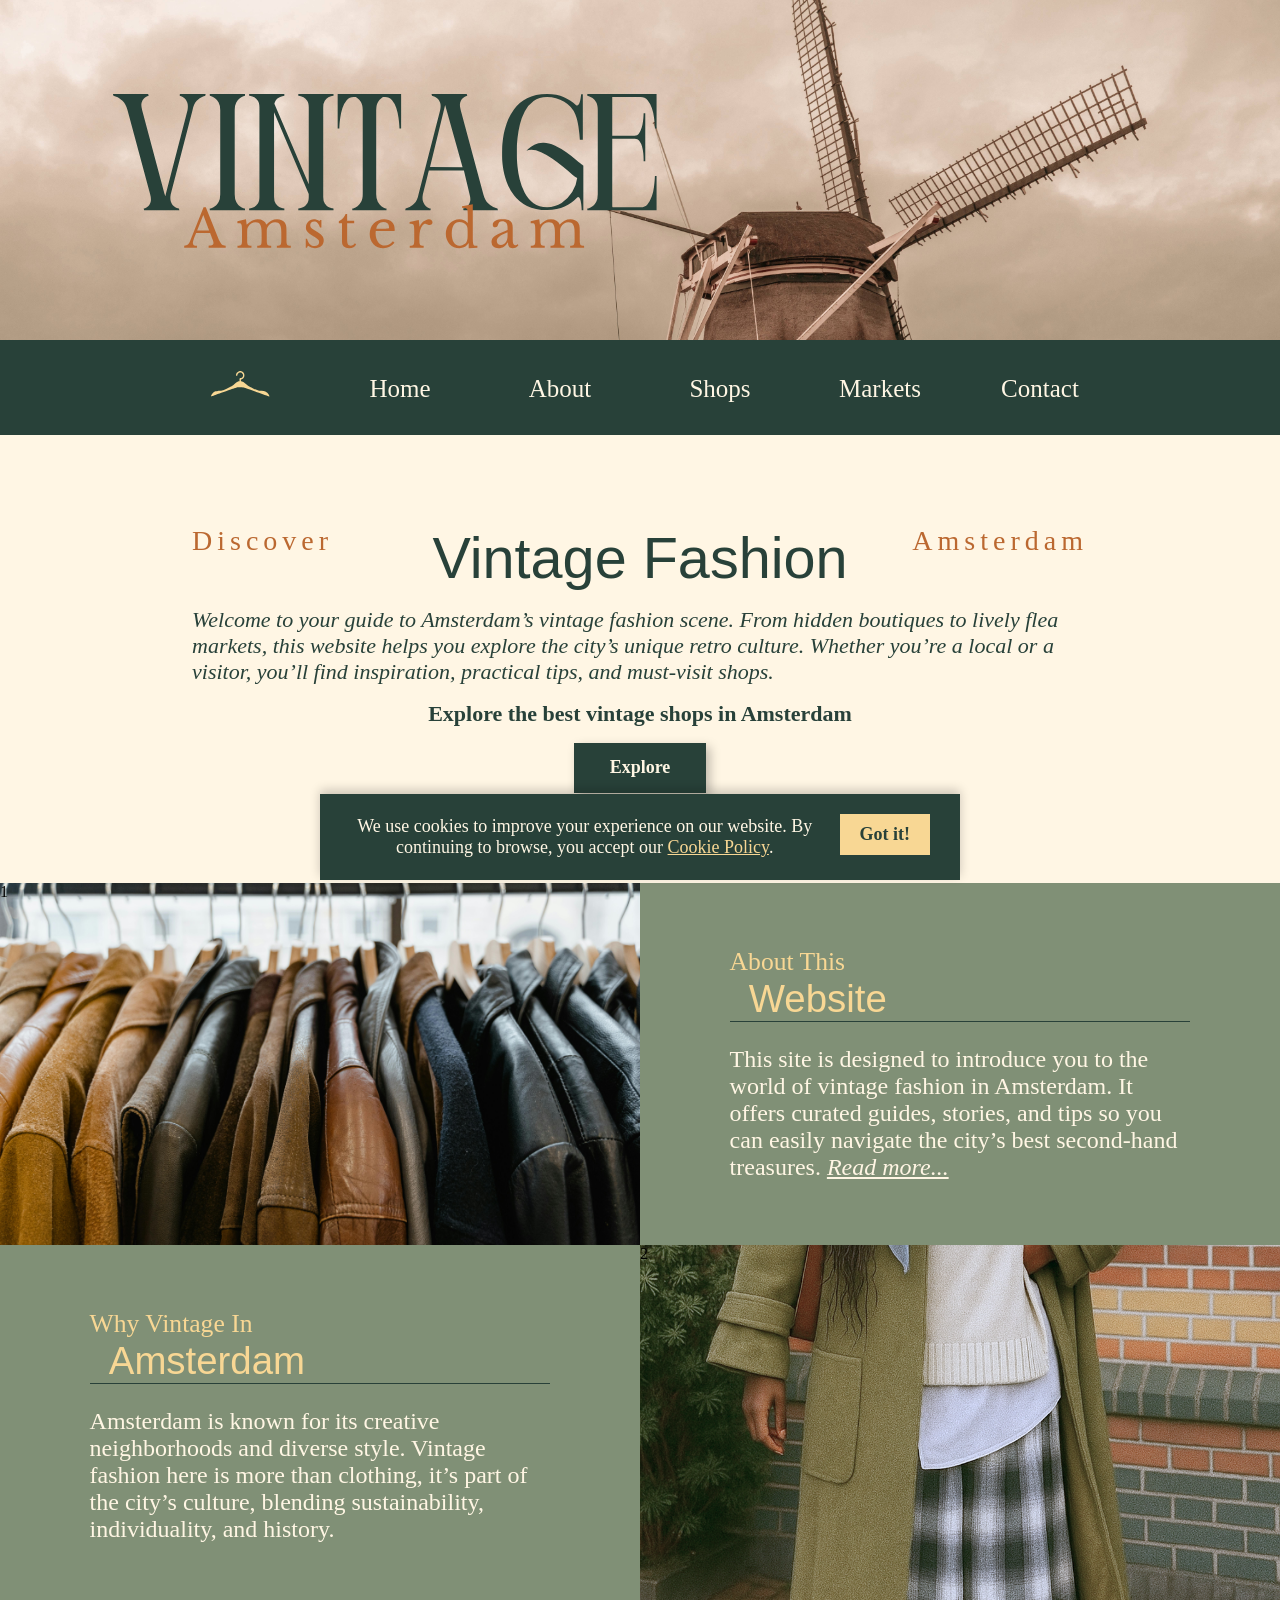
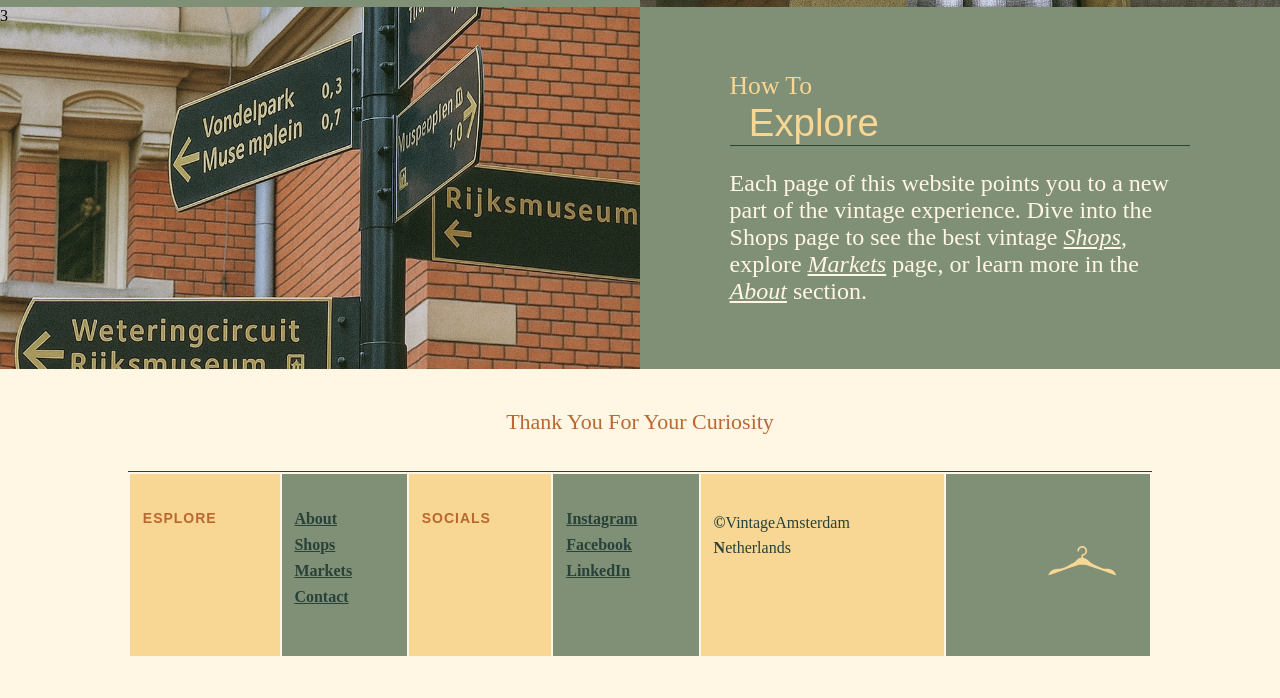
<file: index.html>
<!DOCTYPE html>
<html lang="en">
    <head>
        <meta charset="UTF-8">
        <meta name="viewport" content="width=device-width, initial-scale=1.0">
        <meta name="description" content="Arianna's Assignment">
        <meta name="author" content="Arianna Pelella">
        <title>Vintage Amsterdam</title>
        <link rel="stylesheet"  type="text/css" href="css/styles.css">
        <link rel="icon" type="image/png" href="img/home/logo.svg">
    </head>
    <body>

        <nav class="menu-mobile">
            <!-- Checkbox nascosta per attivare il menu -->
            <input type="checkbox" id="menu-toggle">

            <!-- Icona hamburger -->
            <label for="menu-toggle" class="hamburger">
                <span></span>
                <span></span>
                <span></span>
            </label>

            <!-- Menu di navigazione -->
            <ul class="nav-links">
                <li><img src="img/home/logo.svg" alt="hanger" title="logo"></li>
                <li><a href="index.html" class="lora">Home</a></li>
                <li><a href="#" class="lora">About</a></li>
                <li><a href="#" class="lora">Shops</a></li>
                <li><a href="markets.html" class="lora">Markets</a></li>
                <li><a href="contact.html" class="lora">Contact</a></li>
            </ul>
        </nav>

        <header class="website_logo">
            <img src="img/home/homepage-banner.jpg" alt="windmill" title="banner-homepage">
            <img src="img/home/logo7.svg" alt="Vintage Amsterdam" title="logo">
        </header>
        <nav class="menu-bigscreen">
            <ul>
                <li>
                    <img src="img/home/logo.svg" alt="hanger" title="logo">
                </li>
                <li>
                    <a href="index.html" class="lora">Home</a>
                </li>
                <li>
                    <a href="#" class="lora">About</a>
                </li>
                <li>
                    <a href="#" class="lora">Shops</a>
                </li>
                <li>
                    <a href="markets.html" class="lora">Markets</a>
                </li>
                <li>
                    <a href="contact.html" class="lora">Contact</a>
                </li>
            </ul>
        </nav>

        <section class="website_payoff">
            <section class="title-row">
                <h4 class="lora">Discover</h4>
                <h1 class="perandory">Vintage Fashion</h1>
                <h4 class="lora">Amsterdam</h4>
            </section>

            <section class="paragraph">
                <p>
                Welcome to your guide to <em>Amsterdam’s vintage fashion</em> scene. From hidden boutiques 
                to lively flea markets, this website helps you explore the city’s unique retro culture. 
                Whether you’re a local or a visitor, you’ll find inspiration, practical tips, and must-visit shops.
                </p>
            </section>

            <section class="cta-text">
                <strong>Explore the best vintage shops in Amsterdam</strong>
            </section>

            <a href="#" class="button">Explore</a>
        </section>


        <section class="article">
                
            <section id="main_pic1">1&nbsp;</section>
            <section id="main_txt1">
                <h4 class="lora">about this</h4>
                <h3 class="perandory">website</h3>
                <p>
                    This site is designed to introduce you to the world of vintage fashion in Amsterdam.
                    It offers curated guides, stories, and tips so you can easily navigate the city’s best second-hand treasures.
                    <a href="#" class="lora">Read more...</a>
                </p>
            </section>
        
            <section id="main_txt2">
                <h4 class="lora">why vintage in</h4>
                <h3 class="perandory">amsterdam</h3>
                <p>
                    Amsterdam is known for its creative neighborhoods and diverse style.
                    Vintage fashion here is more than clothing, it’s part of the city’s culture, blending sustainability, individuality, and history.
                </p>
            </section>
            <section id="main_pic2">2&nbsp;</section>

            <section id="main_pic3">3&nbsp;</section>                

            <section id="main_txt3">
                <h4 class="lora">how to</h4>
                <h3 class="perandory">explore</h3>
                <p>
                    Each page of this website points you to a new part of the vintage experience.
                    Dive into the Shops page to see the best vintage <a href="#" class="lora">Shops</a>, explore <a href="markets.html" class="lora">Markets</a> page, or learn more in the <a href="#" class="lora">About</a> section.
                </p>
            </section>

        </section>

        <!-- COOKIE MESSAGE -->
        <input type="checkbox" id="cookie-toggle" class="cookie-toggle">

        <section class="cookie-message">
            <p>
                We use cookies to improve your experience on our website. By continuing to browse, you accept our <a href="#">Cookie Policy</a>.
            </p>
            <label for="cookie-toggle" class="cookie-close">Got it!</label>
        </section>

        <footer id="website_footer">

            <p class="footer-title lora">Thank You For Your Curiosity</p>

            <table class="footer-table">
                <tr>
                <!-- Column 1 -->
                <td class="column perandory">
                <h3>ESPLORE</h3>
                </td>

                <!-- Column 2 -->
                <td class="column lora">
                <ul>
                    <li><a href="#">About</a></li>
                    <li><a href="#">Shops</a></li>
                    <li><a href="markets.html">Markets</a></li>
                    <li><a href="contact.html">Contact</a></li>
                </ul>
                </td>

                <!-- Column 3 -->
                <td class="column perandory">
                <h3>SOCIALS</h3>
                </td>

                <!-- Column 4 -->
                <td class="column lora">
                <ul>
                    <li><a href="#">Instagram</a></li>
                    <li><a href="#">Facebook</a></li>
                    <li><a href="#">LinkedIn</a></li>
                </ul>
                </td>

                <!-- Column 5 -->
                <td class="column lora">
                <p>&copy;VintageAmsterdam</p>
                <p>Netherlands</p>
                </td>

                <!-- Column 6 -->
                <td class="column logo">
                    <img src="img/home/logo.svg" alt="hanger" title="logo">
                </td>
                </tr>
            </table>
        </footer>
    </body>
</html>
</file>
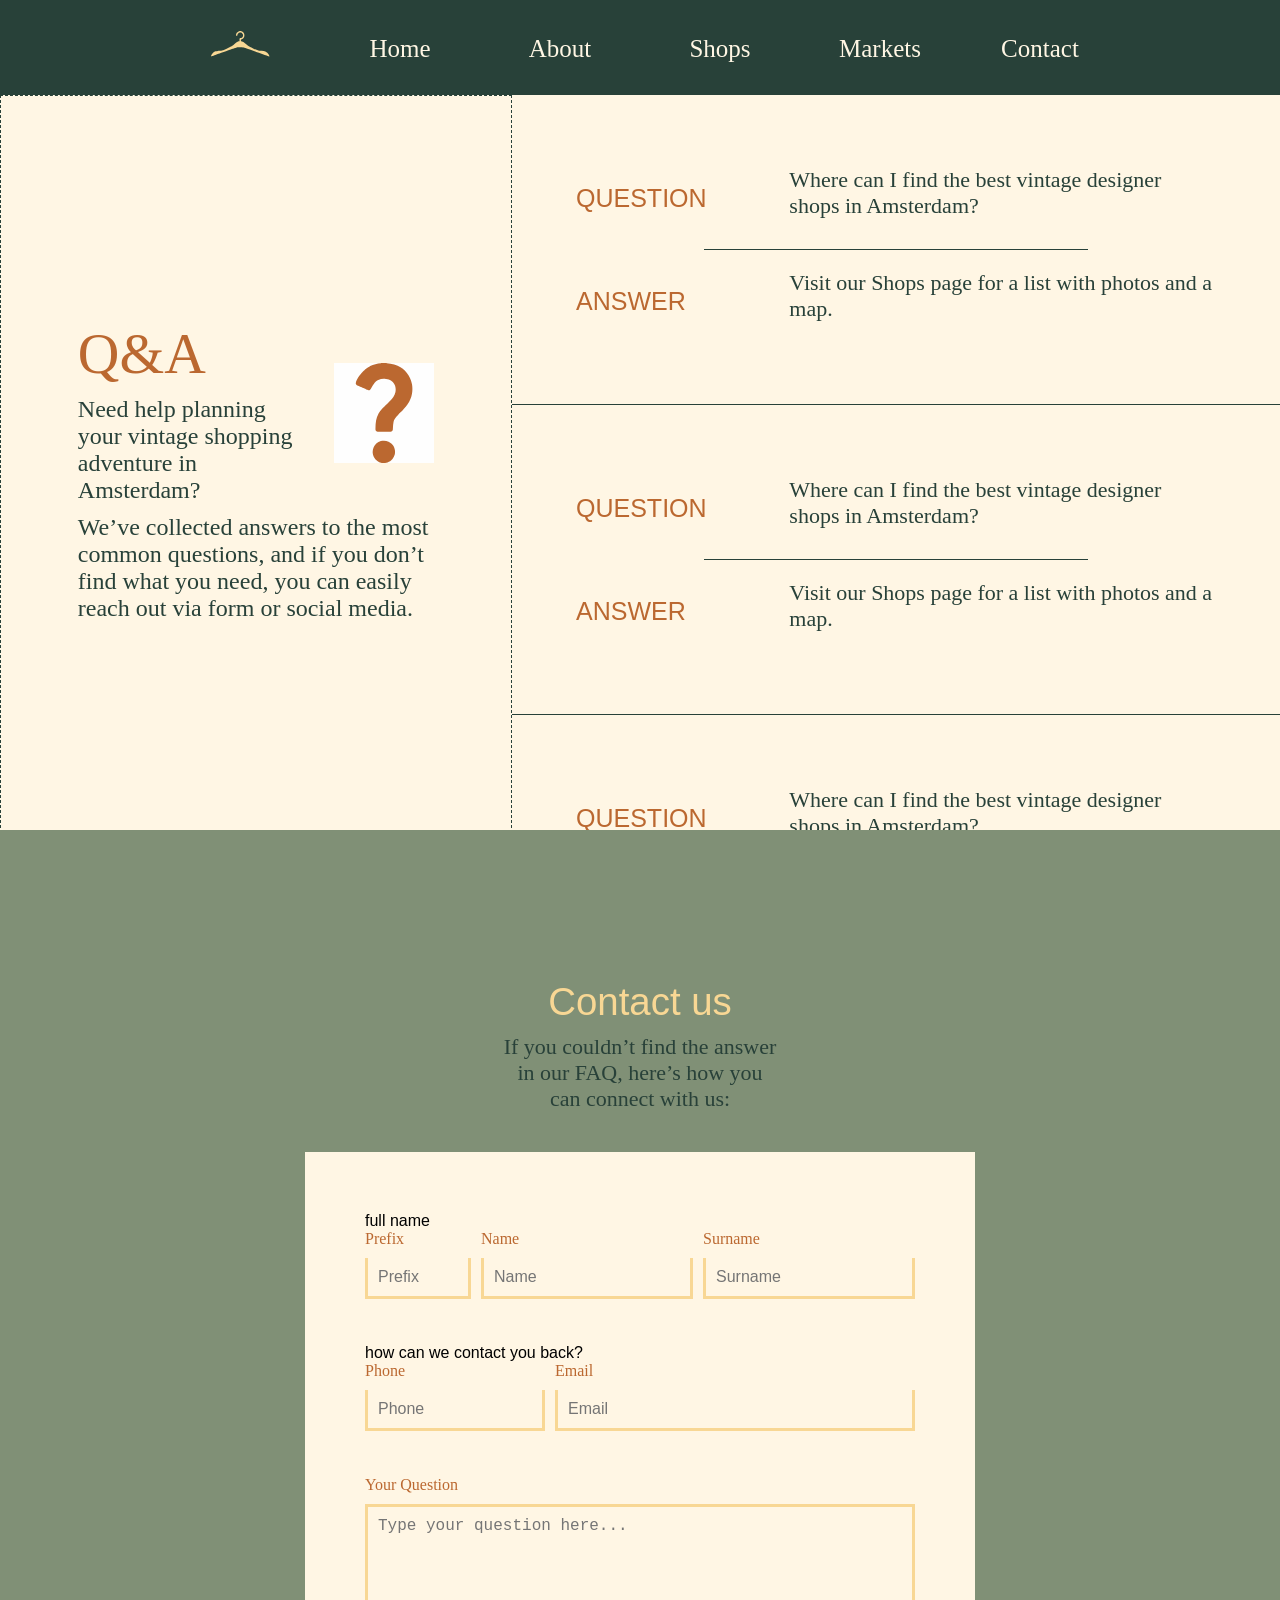
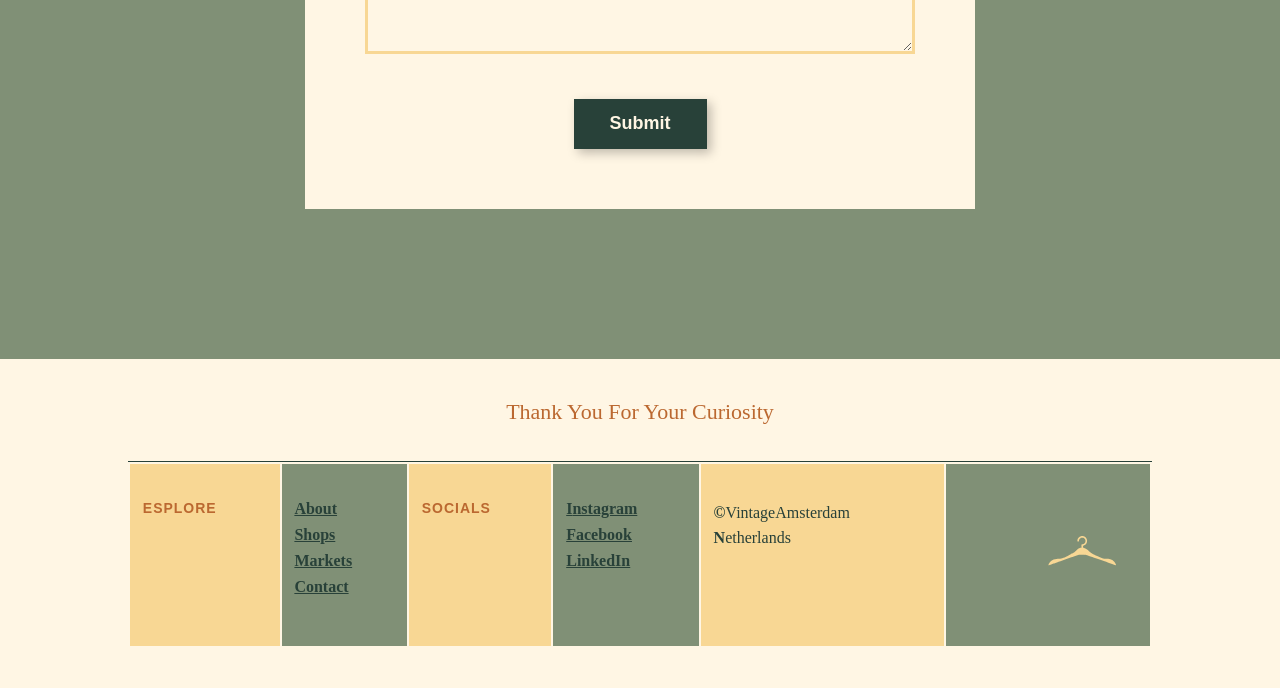
<file: contact.html>
<!DOCTYPE html>
<html lang="en">
    <head>
        <meta charset="UTF-8">
        <meta name="viewport" content="width=device-width, initial-scale=1.0">
        <meta name="description" content="Arianna's Assignment">
        <meta name="author" content="Arianna Pelella">
        <title>Vintage Amsterdam Contact</title>
        <link rel="stylesheet"  type="text/css" href="css/styles.css">
        <link rel="icon" type="image/png" href="img/home/logo.svg">
    </head>
    <body>

        <nav class="menu-mobile">
            <!-- Checkbox nascosta per attivare il menu -->
            <input type="checkbox" id="menu-toggle">

            <!-- Icona hamburger -->
            <label for="menu-toggle" class="hamburger">
                <span></span>
                <span></span>
                <span></span>
            </label>

            <!-- Menu di navigazione -->
            <ul class="nav-links">
                <li><img src="img/home/logo.svg" alt="hanger" title="logo"></li>
                <li><a href="index.html" class="lora">Home</a></li>
                <li><a href="#" class="lora">About</a></li>
                <li><a href="#" class="lora">Shops</a></li>
                <li><a href="markets.html" class="lora">Markets</a></li>
                <li><a href="contact.html" class="lora">Contact</a></li>
            </ul>
        </nav>

         <nav class="menu-bigscreen">
            <ul>
                <li>
                    <img src="img/home/logo.svg" alt="hanger" title="logo">
                </li>
                <li>
                    <a href="index.html" class="lora">Home</a>
                </li>
                <li>
                    <a href="#" class="lora">About</a>
                </li>
                <li>
                    <a href="#" class="lora">Shops</a>
                </li>
                <li>
                    <a href="markets.html" class="lora">Markets</a>
                </li>
                <li>
                    <a href="contact.html" class="lora">Contact</a>
                </li>
            </ul>
        </nav>

        <section class="qanda">
            <section class="qanda-text">
                <h1 class="lora">Q&A</h1>
                <img src="img/contact/questionmark.svg" alt="questionmark" title="questionmark-svg">
                <p class="lora">
                    Need help planning your
                    vintage shopping 
                    adventure in Amsterdam?
                </p>
                <p class="lora">
                    We’ve collected answers to the most common questions, 
                    and if you don’t find what you need, you can easily reach out via form or social media.
                </p>
            </section>

            <section class="qanda-scroll">
                <section class="scroll-section">
                    <h4 class="perandory">QUESTION</h4>
                    <p class="lora">Where can I find the best vintage designer shops in Amsterdam?</p>
                    <span></span>
                    <h4 class="perandory">ANSWER</h4>
                    <p class="lora">Visit our Shops page for a list with photos and a map.</p>
                </section>

                <section class="scroll-section">
                    <h4 class="perandory">QUESTION</h4>
                    <p class="lora">Where can I find the best vintage designer shops in Amsterdam?</p>
                    <span></span>
                    <h4 class="perandory">ANSWER</h4>
                    <p class="lora">Visit our Shops page for a list with photos and a map.</p>
                </section>

                <section class="scroll-section">
                    <h4 class="perandory">QUESTION</h4>
                    <p class="lora">Where can I find the best vintage designer shops in Amsterdam?</p>
                    <span></span>
                    <h4 class="perandory">ANSWER</h4>
                    <p class="lora">Visit our Shops page for a list with photos and a map.</p>
                </section>

                <section class="scroll-section">
                    <h4 class="perandory">QUESTION</h4>
                    <p class="lora">Where can I find the best vintage designer shops in Amsterdam?</p>
                    <span></span>
                    <h4 class="perandory">ANSWER</h4>
                    <p class="lora">Visit our Shops page for a list with photos and a map.</p>
                </section>
            </section>
        </section>

        <section class="contact-us">
            <h2 class="perandory">contact us</h2>
            <p class="lora">If you couldn’t find the answer in our FAQ, here’s how you can connect with us:</p>

            <form class="contact-form">
                <!-- Prima riga: prefix, name, surname -->
                 <fieldset>
                    <legend>full name</legend>
                    <section class="form-row">
                        <section class="form-field">
                        <label for="prefix" class="lora">Prefix</label>
                        <input type="text" id="prefix" name="prefix" placeholder="Prefix">
                        </section>
                        <section class="form-field">
                        <label for="name" class="lora">Name</label>
                        <input type="text" id="name" name="name" placeholder="Name">
                        </section>
                        <section class="form-field">
                        <label for="surname" class="lora">Surname</label>
                        <input type="text" id="surname" name="surname" placeholder="Surname">
                        </section>
                    </section>
                </fieldset>

                <!-- Seconda riga: phone, email -->
                 <fieldset>
                    <legend>how can we contact you back?</legend>
                    <section class="form-row">
                        <section class="form-field">
                        <label for="phone" class="lora">Phone</label>
                        <input type="tel" id="phone" name="phone" placeholder="Phone">
                        </section>
                        <section class="form-field">
                        <label for="email" class="lora">Email</label>
                        <input type="email" id="email" name="email" placeholder="Email">
                        </section>
                    </section>
                </fieldset>

                <!-- Terza riga: textarea per la domanda -->
                <section class="form-row">
                    <section class="form-field">
                    <label for="question" class="lora">Your Question</label>
                    <textarea id="question" name="question" placeholder="Type your question here..."></textarea>
                    </section>
                </section>

                <input type="submit" class="button" value="Submit">
            </form>

        </section>

        <footer id="website_footer">
            <p class="footer-title lora">Thank You For Your Curiosity</p>

            <table class="footer-table">
                <tr>
                <!-- Column 1 -->
                <td class="column perandory">
                <h3>ESPLORE</h3>
                </td>

                <!-- Column 2 -->
                <td class="column lora">
                <ul>
                    <li><a href="#">About</a></li>
                    <li><a href="#">Shops</a></li>
                    <li><a href="markets.html">Markets</a></li>
                    <li><a href="contact.html">Contact</a></li>
                </ul>
                </td>

                <!-- Column 3 -->
                <td class="column perandory">
                <h3>SOCIALS</h3>
                </td>

                <!-- Column 4 -->
                <td class="column lora">
                <ul>
                    <li><a href="#">Instagram</a></li>
                    <li><a href="#">Facebook</a></li>
                    <li><a href="#">LinkedIn</a></li>
                </ul>
                </td>

                <!-- Column 5 -->
                <td class="column lora">
                <p>&copy;VintageAmsterdam</p>
                <p>Netherlands</p>
                </td>

                <!-- Column 6 -->
                <td class="column logo">
                    <img src="img/home/logo.svg" alt="hanger" title="logo">
                </td>
                </tr>
            </table>
        </footer>
    </body>
</html>
</file>
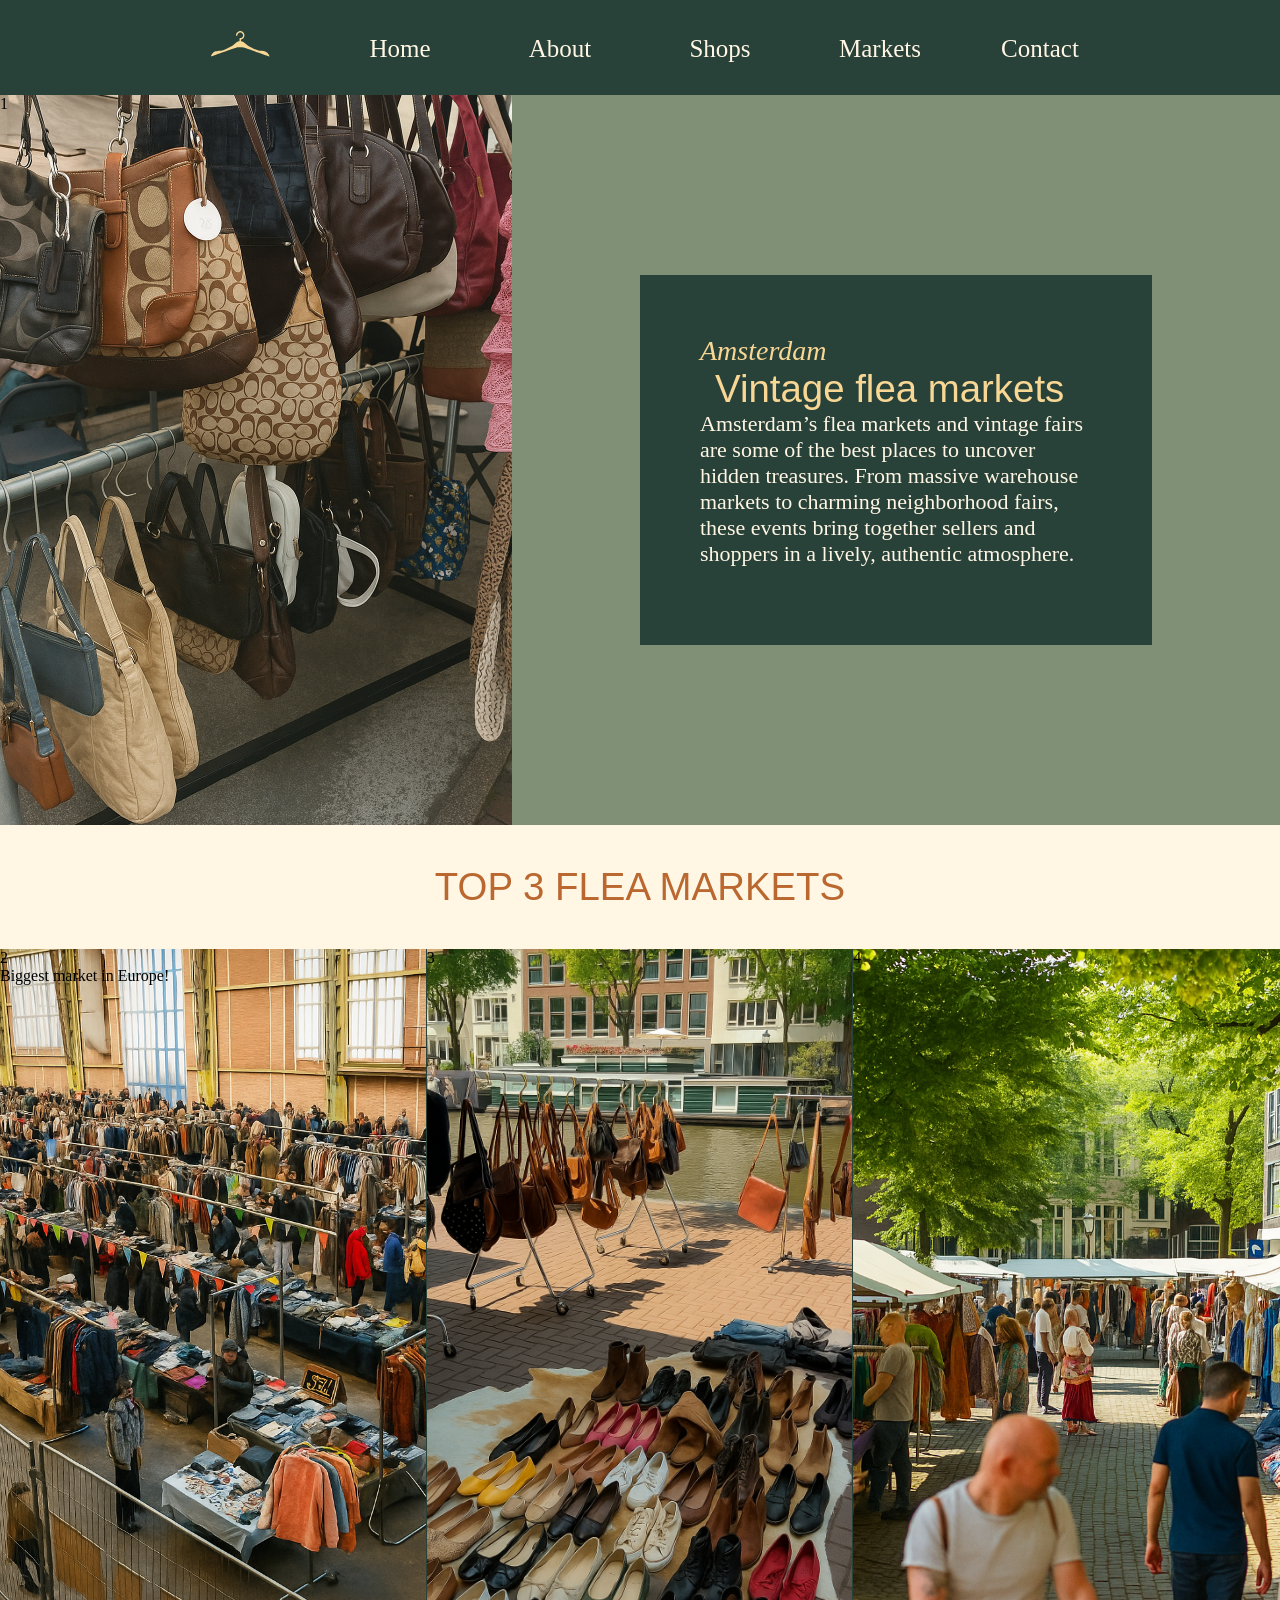
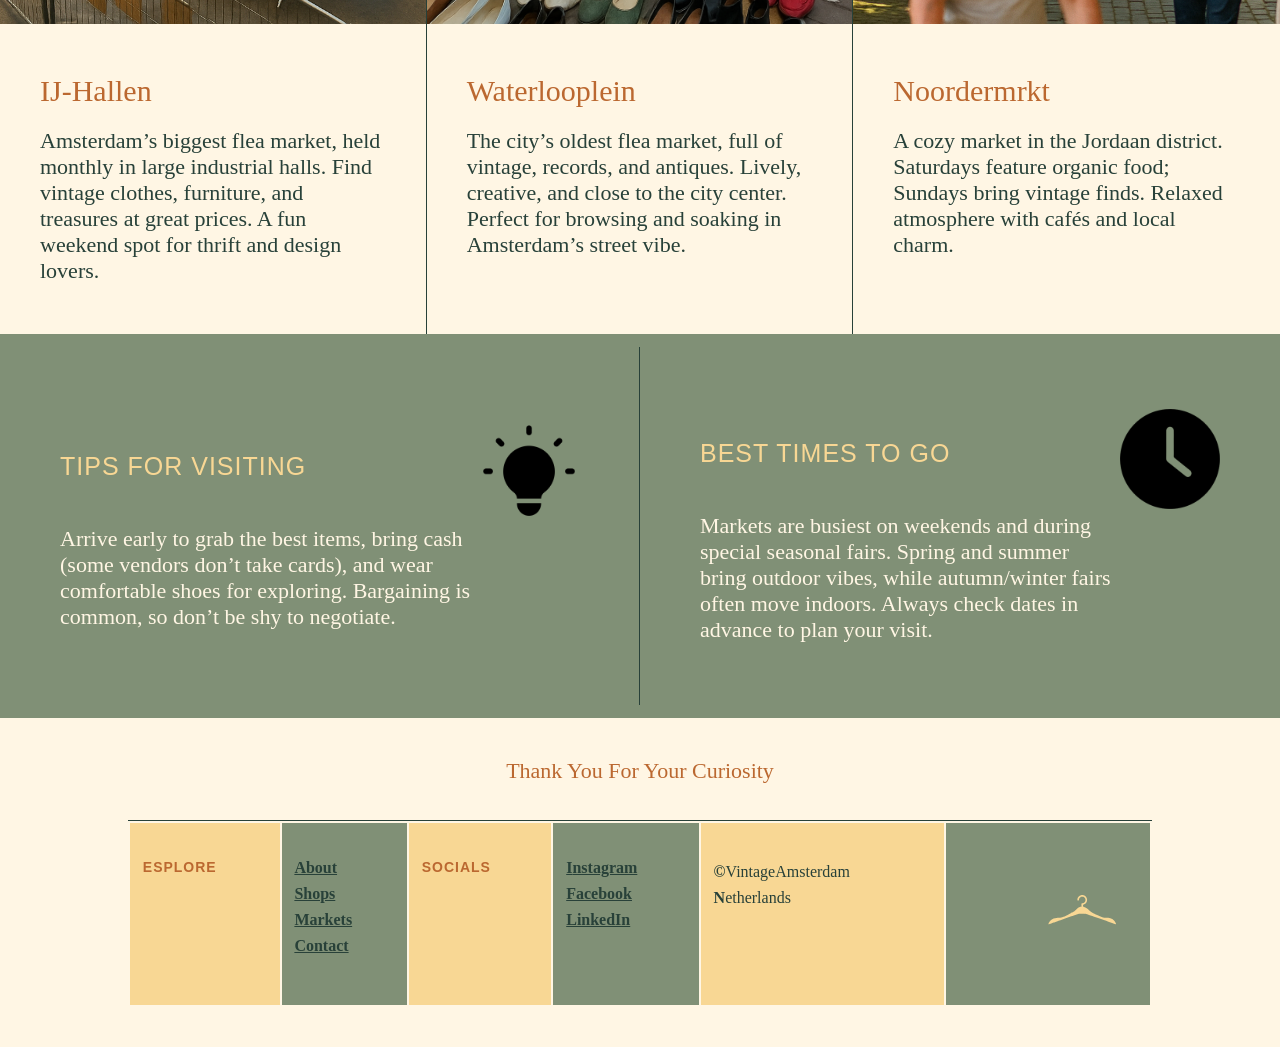
<file: markets.html>
<!DOCTYPE html>
<html>
    <head lang="en">
        <meta charset="UTF-8">
        <meta name="viewport" content="width=device-width, initial-scale=1.0">
        <meta name="description" content="Arianna's Assignment">
        <meta name="author" content="Arianna Pelella">
        <title>Vintage Amsterdam Markets</title>
        <link rel="stylesheet"  type="text/css" href="css/styles.css">
        <link rel="icon" type="image/png" href="img/home/logo.svg">
    </head>
    <body>

        <nav class="menu-mobile">
            <!-- Checkbox nascosta per attivare il menu -->
            <input type="checkbox" id="menu-toggle">

            <!-- Icona hamburger -->
            <label for="menu-toggle" class="hamburger">
                <span></span>
                <span></span>
                <span></span>
            </label>

            <!-- Menu di navigazione -->
            <ul class="nav-links">
                <li><img src="img/home/logo.svg" alt="hanger" title="logo"></li>
                <li><a href="index.html" class="lora">Home</a></li>
                <li><a href="#" class="lora">About</a></li>
                <li><a href="#" class="lora">Shops</a></li>
                <li><a href="markets.html" class="lora">Markets</a></li>
                <li><a href="contact.html" class="lora">Contact</a></li>
            </ul>
        </nav>

        <nav class="menu-bigscreen">
            <ul>
                <li>
                    <img src="img/home/logo.svg" alt="hanger" title="logo">
                </li>
                <li>
                    <a href="index.html" class="lora">Home</a>
                </li>
                <li>
                    <a href="#" class="lora">About</a>
                </li>
                <li>
                    <a href="#" class="lora">Shops</a>
                </li>
                <li>
                    <a href="markets.html" class="lora">Markets</a>
                </li>
                <li>
                    <a href="contact.html" class="lora">Contact</a>
                </li>
            </ul>
        </nav>

        <section class="markets-section1">
            <aside id="markets-pic1">1&nbsp;</aside>
            <article>
                <h3 class="lora">Amsterdam</h3>
                <h2 class="perandory">vintage flea markets</h2>
                <p class="lora">
                    Amsterdam’s flea markets and vintage fairs are some of the best places to uncover hidden treasures. 
                    From massive warehouse markets to charming neighborhood fairs, 
                    these events bring together sellers and shoppers in a lively, authentic atmosphere.
                </p>
            </article>
        </section>

        <section class="markets-section2">
            <h2 class="section-title perandory">TOP 3 FLEA MARKETS</h2>

            <section class="markets-grid">
                <article class="market">
                    <figure id="markets-pic2">
                        2&nbsp;
                        <figcaption class="lora">biggest market in Europe!</figcaption>
                    </figure>
                    <h4 class="lora">IJ-Hallen</h4>
                    <p class="lora">
                        Amsterdam’s biggest flea market, held monthly in large industrial halls.
                        Find vintage clothes, furniture, and treasures at great prices.
                        A fun weekend spot for thrift and design lovers.
                    </p>
                </article>

                <article class="market">
                    <figure id="markets-pic3">3&nbsp;</figure>
                    <h4 class="lora">Waterlooplein</h4>
                    <p class="lora">
                        The city’s oldest flea market, full of vintage, records, and antiques.
                        Lively, creative, and close to the city center.
                        Perfect for browsing and soaking in Amsterdam’s street vibe.
                    </p>
                </article>

                <article class="market">
                    <figure id="markets-pic4">4&nbsp;</figure>
                    <h4 class="lora">Noordermrkt</h4>
                    <p class="lora">
                        A cozy market in the Jordaan district.
                        Saturdays feature organic food; Sundays bring vintage finds.
                        Relaxed atmosphere with cafés and local charm.
                    </p>
                </article>
            </section>

            <section class="tips-grid">
                <article class="tip">
                    <h4 class="perandory">TIPS FOR VISITING</h4>
                    <p class="lora">
                        Arrive early to grab the best items, bring cash (some vendors don’t take cards),
                        and wear comfortable shoes for exploring. Bargaining is common, so don’t be shy to negotiate.
                    </p>
                    <figure >
                        <img src="img/markets/light-bulb.png" alt="" title="">
                    </figure>
                </article>

                <article class="tip">
                    <h4 class="perandory">BEST TIMES TO GO</h4>
                    <p class="lora">
                        Markets are busiest on weekends and during special seasonal fairs.
                        Spring and summer bring outdoor vibes, while autumn/winter fairs often move indoors.
                        Always check dates in advance to plan your visit.
                    </p>
                     <figure >
                        <img src="img/markets/clock.png" alt="" title="">
                    </figure>
                </article>
            </section>
        </section>


        <footer id="website_footer">
            <p class="footer-title lora">Thank You For Your Curiosity</p>

            <table class="footer-table">
                <tr>
                <!-- Column 1 -->
                <td class="column perandory">
                <h3>ESPLORE</h3>
                </td>

                <!-- Column 2 -->
                <td class="column lora">
                <ul>
                    <li><a href="#">About</a></li>
                    <li><a href="#">Shops</a></li>
                    <li><a href="markets.html">Markets</a></li>
                    <li><a href="contact.html">Contact</a></li>
                </ul>
                </td>

                <!-- Column 3 -->
                <td class="column perandory">
                <h3>SOCIALS</h3>
                </td>

                <!-- Column 4 -->
                <td class="column lora">
                <ul>
                    <li><a href="#">Instagram</a></li>
                    <li><a href="#">Facebook</a></li>
                    <li><a href="#">LinkedIn</a></li>
                </ul>
                </td>

                <!-- Column 5 -->
                <td class="column lora">
                <p>&copy;VintageAmsterdam</p>
                <p>Netherlands</p>
                </td>

                <!-- Column 6 -->
                <td class="column logo">
                    <img src="img/home/logo.svg" alt="hanger" title="logo">
                </td>
                </tr>
            </table>
        </footer>
    </body>
</html>
</file>
<file: css/styles.css>
body 
{ 
    height: 100%; 
}

*
{
    padding: 0;
    margin: 0;
    border: 0;
}

/* General design rules*/

.lora
{
    font-family: "Lora", serif;
    font-weight: 400;
    font-style: normal;
}

.perandory
{
    font-family: 'Perandory', sans-serif;    
    font-weight: 400;                                   
}

.perandory::first-letter , .lora::first-letter
{
    text-transform: uppercase;                                  
}



/*     HOMEPAGE    */
/* BANNER */

.website_logo
{
    position: relative;
    width: 100%;
    height: 340px;
    overflow: hidden;
}

.website_logo img:nth-child(1)
{
    width: 100%;
    height: 100%;
    object-fit: cover;
}

.website_logo img:nth-child(2)
{
    position: absolute;
    top: 50%;
    left: 50%;
    transform: translate(-85%, -50%);
    z-index: 2;
    width: 57%;
    height: 190px;
}

/* NAVBAR */

a:visited
{
 color: #FFF6E4;
}

a:active
{
    color: #FFF6E4;
}

nav 
{
    height: 95px;
    background-color: #284139;
}

nav ul
{
    width: 100%;
    height: 95px;
    display: grid;    
    grid-template-columns: repeat(8, 12.5%);
}

nav li
{
    position: relative;
    width: 100%;
    height: 95px;
    text-align: center;
    list-style: none;  
}

nav ul li:nth-child(1) 
{
    grid-column-start: 2;
}

nav > ul > li > img
{
    width: 100%;
    height: 95px;
}

nav li a 
{
    position: absolute;
    top: 50%;
    left: 50%;
    transform: translate(-50%, -50%);
    font-size: clamp(20px, 2.5vw, 25px);
    text-decoration: none;
    text-align: center;
    color: #FFF6E4;
    width: 100%;
    height: 95px;
    line-height: 95px;
}

nav li:hover
{
    background-color: #809076;
}

/*  HAMBURGER MENU */
.menu-mobile
{
    display: none;
}

.hamburger 
{
    display: none; /* nascosto su desktop */
    cursor: pointer;
    width: 30px;
    height: 22px;
    position: relative;
    z-index: 9999; /* sopra al menu */
}

.hamburger span 
{
    position: absolute;
    left: 0;
    right: 0;
    height: 3px;
    background-color: #FFF6E4;
    transition: 0.3s;
}

.hamburger span:nth-child(1) { top: 0; }
.hamburger span:nth-child(2) { top: 9px; }
.hamburger span:nth-child(3) { bottom: 0; }


/* PAYOFF & CTA */

.website_payoff 
{
    background-color: #FFF6E4;
    color: #284139;
    display: grid;
    grid-template-rows: auto auto auto auto;
    padding: 10vh 15vw;
    row-gap: 1em;
    font-family: "Lora", serif;
}

.title-row 
{
    display: grid;
    grid-template-columns: 1fr auto 1fr;
    text-align: center;
    column-gap: 1em;
}

.title-row h4 
{
    color: #BB6830;
    font-size: clamp(20px, 2.2vw, 28px);
    letter-spacing: 5px;
    margin: 0;
}

.title-row h4:nth-child(1) 
{
    justify-self: start;
}

.title-row h4:nth-child(3) 
{
    justify-self: end;
}

.title-row h1 
{
    font-size: clamp(30px, 4.5vw, 60px);
    margin: 0;
    color: #284139;
}

.paragraph 
{
    justify-self: start;
}

.paragraph p 
{
    font-style: italic;
    word-spacing: normal;
    font-size: clamp(18px, 2vw, 22px);
    margin: 0;
}

.cta-text 
{
    font-size: clamp(18px, 2vw, 22px);
    justify-self: center;
    color: #284139;
}

.button:hover 
{
    background-color: #809076;
}


/* ARTICLE SECTION */

.article 
{
    display: grid;
    width: 100%;
    grid-template-columns: repeat(2, 50%);
    grid-template-rows: auto auto auto;
    justify-items: center;
}

#main_pic1, #main_pic2, #main_pic3 
{
    width: 100%;
    object-fit: cover;
    max-height: 400px;
    background-size: cover;
    background-position: center;
    background-repeat: no-repeat;
}

#main_pic1 
{
    background-image: url("../img/home/homepage_img1.jpg");
}

#main_pic2 
{
    background-image: url("../img/home/homepage-img2.png");
}

#main_pic3 
{
    background-image: url("../img/home/homepage-img3.png");
}

#main_txt1, #main_txt2, #main_txt3 
{
    display: grid;
    grid-template-rows: auto 1fr;
    padding: 4em 7vw;
    background-color: #809076;
}

.article section h4 
{
    font-size: clamp(22px, 2vw, 28px);
    text-transform: capitalize;
    color: #F8D794;
}

.article section h3 
{
    font-size: clamp(32px, 3vw, 46px);
    color: #F8D794;
    text-indent: 0.5em;
}

.article section p 
{
    font-size: clamp(18px, 2vw, 24px);
    color: #FFF6E4;
    border-top: 1px solid #284139;
    padding-top: 1em;
}

.article a 
{
    color: #FFF6E4;
    font-style: italic;
    cursor: pointer;
    text-decoration: underline;
}

/* FOOTER */

footer {
    text-align: center;
    padding: 40px 0;
    background-color: #FFF6E4;
    display: grid;
}

.footer-title 
{
    color: #BB6830;
    font-size: 22px;
    margin-bottom: 4vh;
}

.footer-table 
{
    width: 80%;
    margin: 0 auto;
    text-align: left;
    border-top: 1px solid #284139;
}

.column 
{
    vertical-align: top;
    padding: 4vh 1vw;
}

.column h3 
{
    font-size: 14px;
    color: #BB6830;
    margin-bottom: 10px;
    letter-spacing: 1px;
}

.column ul 
{
    list-style: none;
    padding: 0;
}

.column ul li 
{
    margin-bottom: 8px;
}

.column a 
{
    color: #284139;
    text-decoration: underline;
    font-weight: bold;
}

.column p 
{
    font-size: 16px;
    color: #284139;
    line-height: 1.6;
}

.logo img
{
    float: right;
    height: 110px;
}

.footer-table td:nth-child(even) 
{
    background-color: #809076;
}

.footer-table td:nth-child(odd) 
{
    background-color: #F8D794;
}

.footer-table td p::first-letter {
    font-size: 1em;
    font-weight: bold;
}

/*    CONTACT PAGE     */

.qanda 
{
    display: grid;
    grid-template-columns: repeat(5, 1fr);
    background-color: #FFF6E4;
    height: 735px;
    overflow: hidden;
}

.qanda-text 
{
    grid-column: span 2;
    display: grid;
    grid-template-columns: 2fr 1fr; /* colonna larga e colonna stretta */
    grid-template-rows: auto auto auto;
    padding: 25vh 6vw;
    border-color: #284139;
    border-style: dashed;
    border-width: 1px;
}

.qanda-text h1
{
    color: #BB6830;
    font-size: clamp(30px, 4.5vw, 60px);
    font-weight: 100;
    padding-bottom: 10px;
}

.qanda-text img 
{
    grid-column: 2 / 3; 
    grid-row: 1 / 3;
    justify-self: center;
    align-self: center;
    padding-left: 2vh;
    width: 100px;
}

.qanda-text p:nth-child(3) 
{
    color: #284139;
    font-size: clamp(18px, 2vw, 24px);
}

.qanda-text p:nth-child(4) 
{
    color: #284139;
    grid-column: 1 / -1;
    padding-top: 10px;
    font-size: clamp(18px, 2vw, 24px);
}

.qanda-scroll 
{
    grid-column: span 3;
    overflow-y: scroll;
    height: 100%;
}

.scroll-section
{
    display: grid;
    grid-template-columns: 1fr 2fr;
    grid-template-rows: auto auto auto;
    color: #284139;
    border-bottom: 1px solid #284139;
    padding: 8vh 5vw;
}

.scroll-section:nth-child(4)
{
    border-bottom: none;
}

.scroll-section h4
{
    align-self: center;
    font-size: clamp(18px, 2vw, 25px);
    color: #BB6830;
}

.scroll-section p
{
    padding-bottom: 10px;
    font-size: clamp(18px, 2vw, 22px);
}

.scroll-section p:nth-child(4)
{
    padding-top: 10px;
    border-top: 1px solid #284139;
}

.scroll-section span
{
    grid-column: 1/3;
    justify-self: center;
    align-self: center;
    content: "";
    display: block;
    width: 60%;
    height: 1px;
    background-color: #284139;
    margin-top: 20px;
    margin-bottom: 20px;
}

/*FORM*/
.contact-us
{
    background-color: #809076;
    padding: 150px;
}

.contact-us h2, .contact-us p
{
    max-width: 275px;
    text-align: center;
    margin: 0 auto;
}

.contact-us h2
{
    color: #F8D794;
    font-size: clamp(32px, 3vw, 46px);
    margin-bottom: 10px;
}

.contact-us p
{
    margin-bottom: 40px;
    color: #284139;
    font-size: clamp(18px, 2vw, 22px);
}

.contact-form
{
    display: grid;
    gap: 45px; /* spazio tra le righe */
    max-width: 550px;
    margin: 0 auto;
    padding: 60px;
    font-family: sans-serif;
    background-color: #FFF6E4;
}

.form-row 
{
    display: grid;
    gap: 20px; /* spazio tra i campi della stessa riga */
}

/* Prima riga: 3 colonne (prefix, name, surname) */
.contact-form fieldset:first-of-type .form-row {
    display: grid;
    grid-template-columns: 1fr 2fr 2fr;
    gap: 10px;
}

/* Seconda riga: 2 colonne (phone, email) */
.contact-form fieldset:last-of-type .form-row {
    display: grid;
    grid-template-columns: 1fr 2fr;
    gap: 10px;
}

/* Terza riga: full width (textarea) */
.contact-form > .form-row {
    display: grid;
    grid-template-columns: 1fr;
}

.form-field 
{
    display: grid;
    grid-template-rows: auto 1fr; /* prima riga: label, seconda: input/textarea */
    gap: 5px;                     /* spazio tra label e input */
}

label 
{
    margin-bottom: 5px;
    color: #BB6830;
}

input, textarea 
{
    padding: 10px;
    font-size: 16px;
    border-bottom: 3px solid #F8D794;
    border-left: 3px solid #F8D794;
    border-right: 3px solid #F8D794;
    background-color: #FFF6E4;
    width: 100%; /* occupa tutta la colonna */
    box-sizing: border-box;
}

input:focus, textarea:focus
{
    border-bottom: 3px solid #284139;
    border-left: 3px solid #284139;
    border-right: 3px solid #284139;
    outline: none;
}

input[type="submit"]
{
    border: none;
    width: fit-content;
    padding: 0.8em 2em;
}

input[type="checkbox"]
{
    display: none;
}

textarea:focus
{
    border-top: 3px solid #284139;
}

textarea 
{
    border-top: 3px solid #F8D794;
    resize: vertical; /* permette di ridimensionare in altezza */
    min-height: 150px;
}

.button
{
    display: inline-block;
    background-color: #284139;
    color: #FFF6E4;
    text-decoration: none;
    font-weight: 700;
    font-size: clamp(18px, 1vw, 25px);
    padding: 0.8em 2em;
    box-shadow: 4px 4px 10px rgba(0,0,0,0.25);
    justify-self: center;
    cursor: pointer;
}


/*      MARKETS     */
.markets-section1 
{
    display: grid;
    grid-template-columns: repeat(5, 1fr); /* 5 colonne in totale */
    align-items: center;
    background-color: #809076;
}

.markets-section1 aside 
{
  grid-column: 1 / span 2; /* occupa 2 colonne */
}

#markets-pic1, #markets-pic2, #markets-pic3, #markets-pic4
{
    width: 100%;
    height: 100%;
    object-fit: cover;
    background-size: cover;
    background-position: center;
    background-repeat: no-repeat;
}

#markets-pic1 
{
    background-image: url("../img/markets/markets.png");
}

#markets-pic2
{
    background-image: url("../img/markets/markets1.png");
}

#markets-pic3
{
    background-image: url("../img/markets/markets3.png");
}

#markets-pic4
{
    background-image: url("../img/markets/markets4.png");
}

.markets-section1 article
{
    grid-column: 3 / span 3; /* occupa le ultime 3 colonne */
    font-size: clamp(18px, 2vw, 22px);
    background-color: #284139;
    min-height: 250px;
    padding: 60px;
    margin: 20vh 10vw;
}

.markets-section1 h3
{
    color: #F8D794;
    font-style: italic;
    font-size: clamp(20px, 2.2vw, 28px);
}

.markets-section1 h2
{
    color: #F8D794;
    font-size: clamp(32px, 3vw, 46px);
    padding-left: 15px;
}

.markets-section1 p
{
    color: #FFF6E4;
    font-size: clamp(18px, 2vw, 22px);
}

/* SECTION 2*/

#markets-pic2, #markets-pic3, #markets-pic4
{
    height: 75vh;
}

.markets-section2
{
    background-color: #FFF6E4;
}

.section-title
{
    font-size: clamp(32px, 3vw, 42px);
    color: #BB6830;
    text-align: center;
    padding-top: 40px;
    padding-bottom: 40px;
}

.markets-grid
{
    display: grid;
    grid-template-columns: repeat(3, 1fr);
    gap: 0;
}

.market 
{
    background-color: #FFF6E4;
    border-right: 1px solid #284139;
}

.market:last-child 
{
    border-right: none;
}

.market h4 
{
    color: #BB6830;
    font-size: clamp(18px, 3vw, 30px);
    padding-top: 50px;
    padding-bottom: 20px;
    padding-left: 40px;
    padding-right: 40px;
}

.market p 
{
    color: #284139;
    font-size: clamp(18px, 2vw, 22px);
    padding-bottom: 50px;
    padding-left: 40px;
    padding-right: 40px;
}

/* tips section */
.tips-grid {
    display: grid;
    grid-template-columns: repeat(2, 1fr);
    background-color: #809076;
    color: #FFF6E4;
    align-items: center; 
}

.tip {
    display: grid;
    grid-template-columns: 1fr auto;
    padding: 75px 60px;
    border-right: 1px solid #284139;
    align-items: center; 
}

.tip:last-child 
{
    border-right: none;
}

.tip h4 
{
    grid-column: 1 / 2;
    color: #F8D794;
    font-size: clamp(18px, 2vw, 25px);
    margin-bottom: 15px;
    letter-spacing: 1px;
}

.tip p 
{
    grid-column: 1 / 2;
    color: #FFF6E4;
    font-size: clamp(18px, 2vw, 22px);
}

.tip figure
{
    grid-column: 2 / 3;
    grid-row: 1 / -1;
}

.tip figure img
{
    width: 100px;
}

/* Checkbox nascosto */
.cookie-toggle 
{
    display: none;
}

/* Checkbox nascosto */
.cookie-toggle 
{
    display: none;
}

/* Stile messaggio cookie usando grid */
.cookie-message 
{
    position: fixed;
    bottom: 20px; /* distanza dal fondo */
    left: 50%;    /* centro orizzontale */
    transform: translateX(-50%); /* centratura precisa */
    background-color: #284139;
    color: #FFF6E4;
    padding: 20px 30px;
    text-align: center;
    font-size: clamp(14px, 2vw, 18px);
    display: grid;
    grid-template-columns: 1fr auto; /* testo a sinistra, bottone a destra */
    align-items: center;
    gap: 20px;
    box-shadow: 0 -4px 10px rgba(0,0,0,0.2);
    z-index: 9999;
}

/* Link dentro il messaggio */
.cookie-message a 
{
    color: #F8D794;
    text-decoration: underline;
}

/* Bottone chiudi */
.cookie-close 
{
    background-color: #F8D794;
    color: #284139;
    padding: 10px 20px;
    cursor: pointer;
    font-weight: bold;
}

/* Nascondi il messaggio quando il checkbox è selezionato */
.cookie-toggle:checked + .cookie-message 
{
    display: none;
}


/* RESPONSIVE */

/* Media query per schermi piccoli (mobile) */
@media (max-width: 768px) {

     /* Mostra l’icona hamburger */
    .hamburger 
    {
        display: block;
        position: absolute;
        top: 30px;
        right: 30px;
    }

    .menu-mobile
    {
        display: block;
    }

    /* Nasconde i link finché il menu non è aperto */
    .nav-links 
    {
        position: fixed;
        top: 0;
        right: -100%;
        height: 100vh;
        width: 70%;
        background-color: #284139;
        display: flex;
        flex-direction: column;
        align-items: center;
        justify-content: center;
        gap: 2em;
        transition: right 0.3s ease;
        z-index: 9998;
    }

    /* Mostra il menu quando il checkbox è attivo */
    #menu-toggle:checked ~ .nav-links 
    {
        right: 0;
    }

    /* Nasconde il logo nel menu mobile (opzionale) */
    .menu-bigscreen
    {
        display: none;
    }

    /* Adatta i link */
    .nav-links li a 
    {
        font-size: 22px;
        color: #FFF6E4;
    }

    nav ul 
    {
        display: block; /* disattiva la grid */
    }

    .title-row 
    {
        grid-template-columns: 1fr; 
        text-align: center;
    }

    .title-row h4:nth-child(3) 
    {
        justify-self: center;
    }

    .title-row h4:nth-child(1) 
    {
        padding-bottom: 10px;
        justify-self: center;
    }

    /* Sezione article: immagini con testo sotto */
    .article
    {
        grid-template-columns: 1fr; /* una colonna unica */
    }

    #main_pic1,
    #main_pic2,
    #main_pic3
    {
        height: 300px;
    }

    #main_pic1, #main_txt1,
    #main_pic2, #main_txt2,
    #main_pic3, #main_txt3 
    {
        grid-column: 1 / -1;
    }

    #main_pic1 { order: 1; }
    #main_txt1 { order: 2; }
    #main_pic2 { order: 3; }
    #main_txt2 { order: 4; }
    #main_pic3 { order: 5; }
    #main_txt3 { order: 6; }

    /* Footer: colonne in verticale */
    .footer-table 
    {
        display: grid;
        grid-template-columns: 1fr; /* una colonna unica */
    }

    .footer-table td 
    {
        display: block; /* ogni cella diventa blocco */
        width: 100%;
        padding: 10px;
    }

    .logo img
    {
        float: unset;
    };

      /* Nasconde la prima immagine (header della pagina) */
    .markets-section1 aside#markets-pic1 
    {
        display: none;
    }

    /* Prima sezione: fa diventare l’articolo a larghezza piena */
    .markets-section1 
    {
        grid-template-columns: 1fr;
    }

    .markets-section1 article 
    {
        grid-column: 1 / -1;
        margin: 0;
        padding: 40px 20px;
    }

    /* Sezione 2: le tre card dei mercati una sotto l’altra */
    .markets-grid 
    {
        grid-template-columns: 1fr;
    }

    .market 
    {
        border-right: none;
        border-bottom: 1px solid #284139;
    }

    .market:last-child 
    {
        border-bottom: none;
    }

    /* Immagine sopra e testo sotto */
    .market figure 
    {
        order: -1; /* porta l'immagine sopra al testo */
    }

    /* Tips: uno sotto l’altro */
    .tips-grid 
    {
        grid-template-columns: 1fr;
    }

    .tip 
    {
        border-right: none;
        border-bottom: 1px solid #284139;
        grid-template-columns: 1fr; /* testo e immagine in verticale */
        text-align: center;
    }

    .tip:last-child 
    {
        border-bottom: none;
    }

    .tip figure 
    {
        grid-column: 1;
        grid-row: 3;
        justify-self: center;
        margin-top: 20px;
    }

    /* Q&A: verticale */
    .qanda 
    {
        display: grid;
        grid-template-columns: 1fr; /* una colonna unica */
        grid-auto-rows: auto;
        height: auto; /* altezza adattiva */
        gap: 20px;
    }

    .qanda-text 
    {
        grid-column: 1 / -1; /* occupa tutta la larghezza */
        grid-template-columns: 1fr; /* colonna unica */
        grid-template-rows: auto;
        padding: 20px;
        border: none; /* rimuove bordi se vuoi */
    }

    .qanda-text img 
    {
        grid-column: 1;
        grid-row: 1;
        justify-self: center;
        align-self: center;
        margin-bottom: 20px;
        width: 80px; /* più piccolo su mobile */
    }

    .qanda-text p 
    {
        grid-column: 1;
        padding: 5px 0;
    }

    /* Q&A scroll */
    .qanda-scroll 
    {
        grid-column: 1 / -1;
        height: auto;
        overflow: visible;
    }

    .scroll-section 
    {
        grid-template-columns: 1fr; /* tutto verticale */
        grid-template-rows: auto auto auto auto;
    }

    .scroll-section span 
    {
        width: 100%; /* linea orizzontale piena */
    }

    /* FORM: fullscreen e fields verticali */
    .contact-us 
    {
        padding: 0;
        min-height: 100vh; /* occupa tutto lo schermo */
        display: flex;
        flex-direction: column;
        justify-content: center;
    }

    .contact-us h2,
    .contact-us p 
    {
        max-width: 90%;
        text-align: center;
        margin: 10px auto;
    }

    /* Form: grande quanto lo schermo */
    /* Prima riga: 3 colonne (prefix, name, surname) */
    .contact-form fieldset:first-of-type .form-row,
    .contact-form fieldset:last-of-type .form-row,
    .contact-form > .form-row
    {
        grid-template-columns: 1fr;
    }

    /* Tutti i field uno sotto l’altro */
    .form-row
    {
        grid-template-columns: none; /* colonna unica */
    }

    input, textarea 
    {
        width: 100%;
    }

    .cookie-message {
        grid-template-columns: 1fr; /* una colonna */
        text-align: center;
        gap: 10px;
    }

    .cookie-close {
        justify-self: center; /* centra il bottone */
    }

}
</file>
